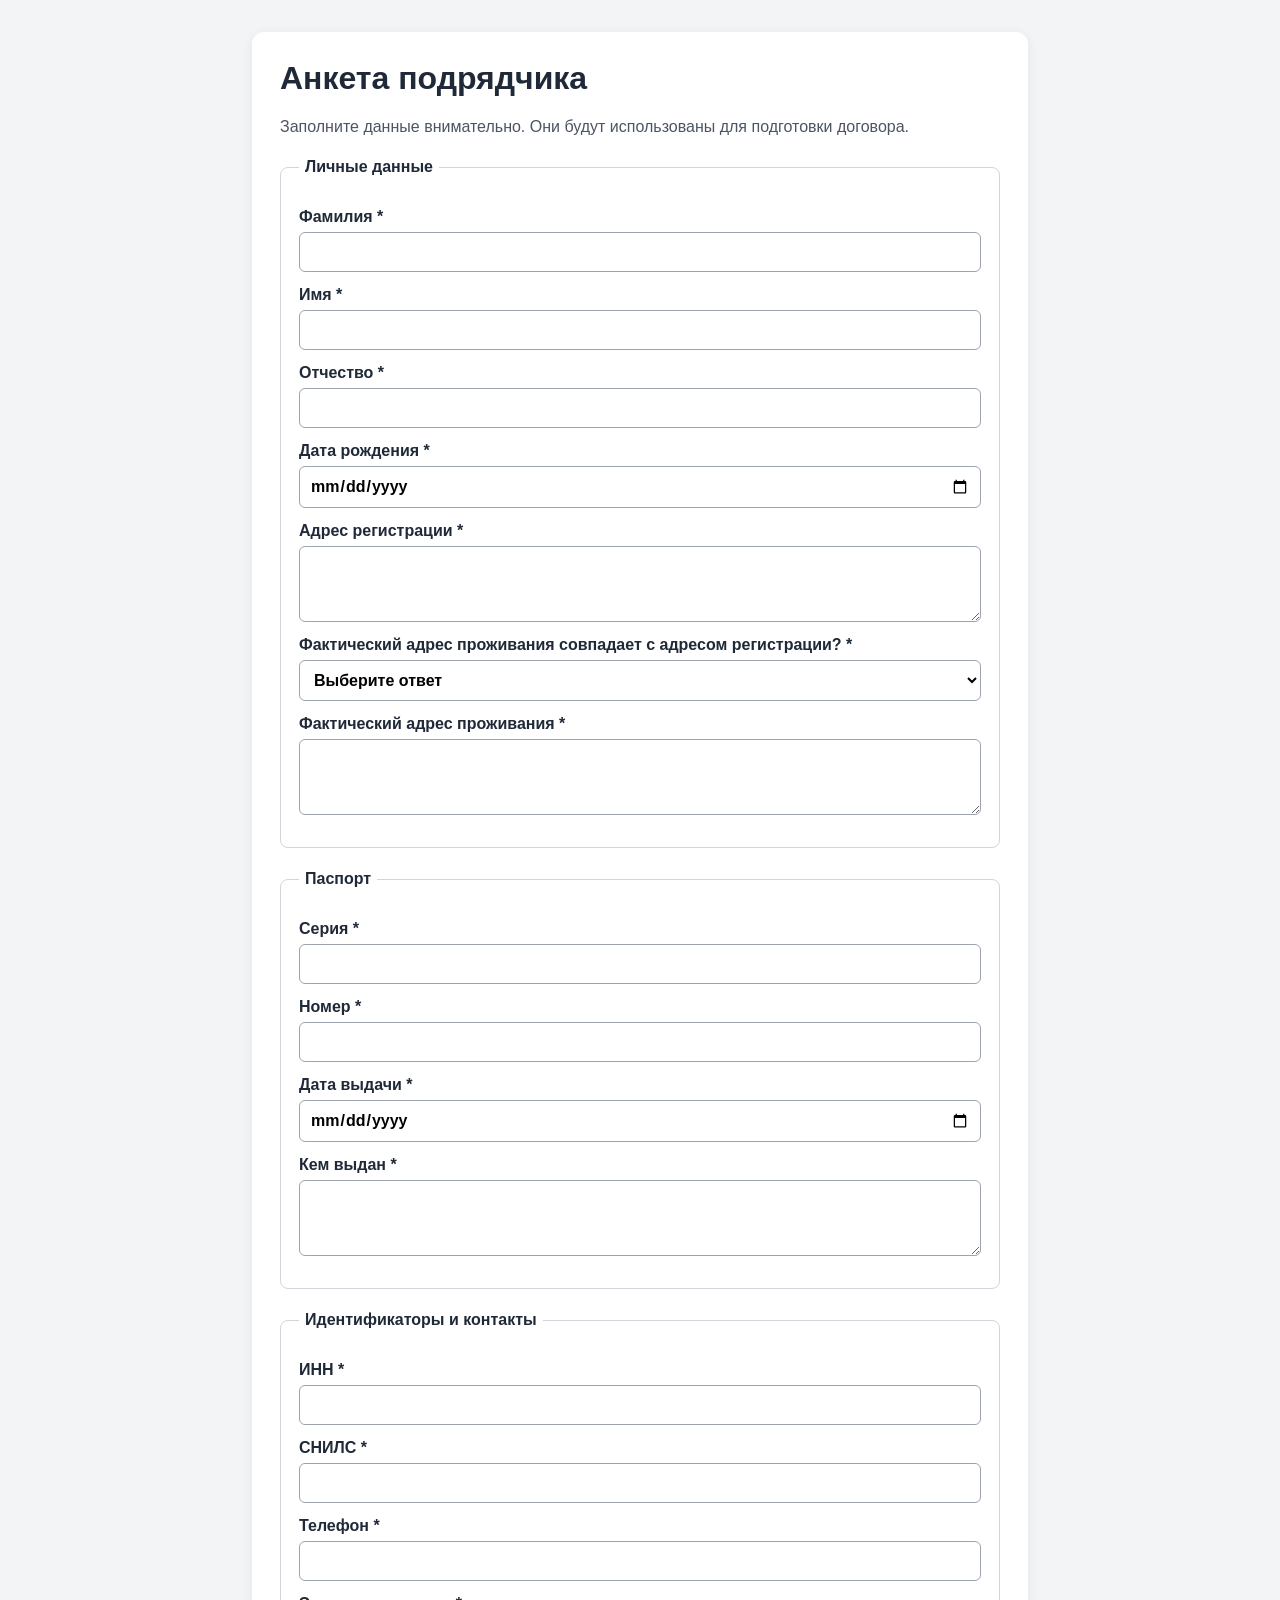
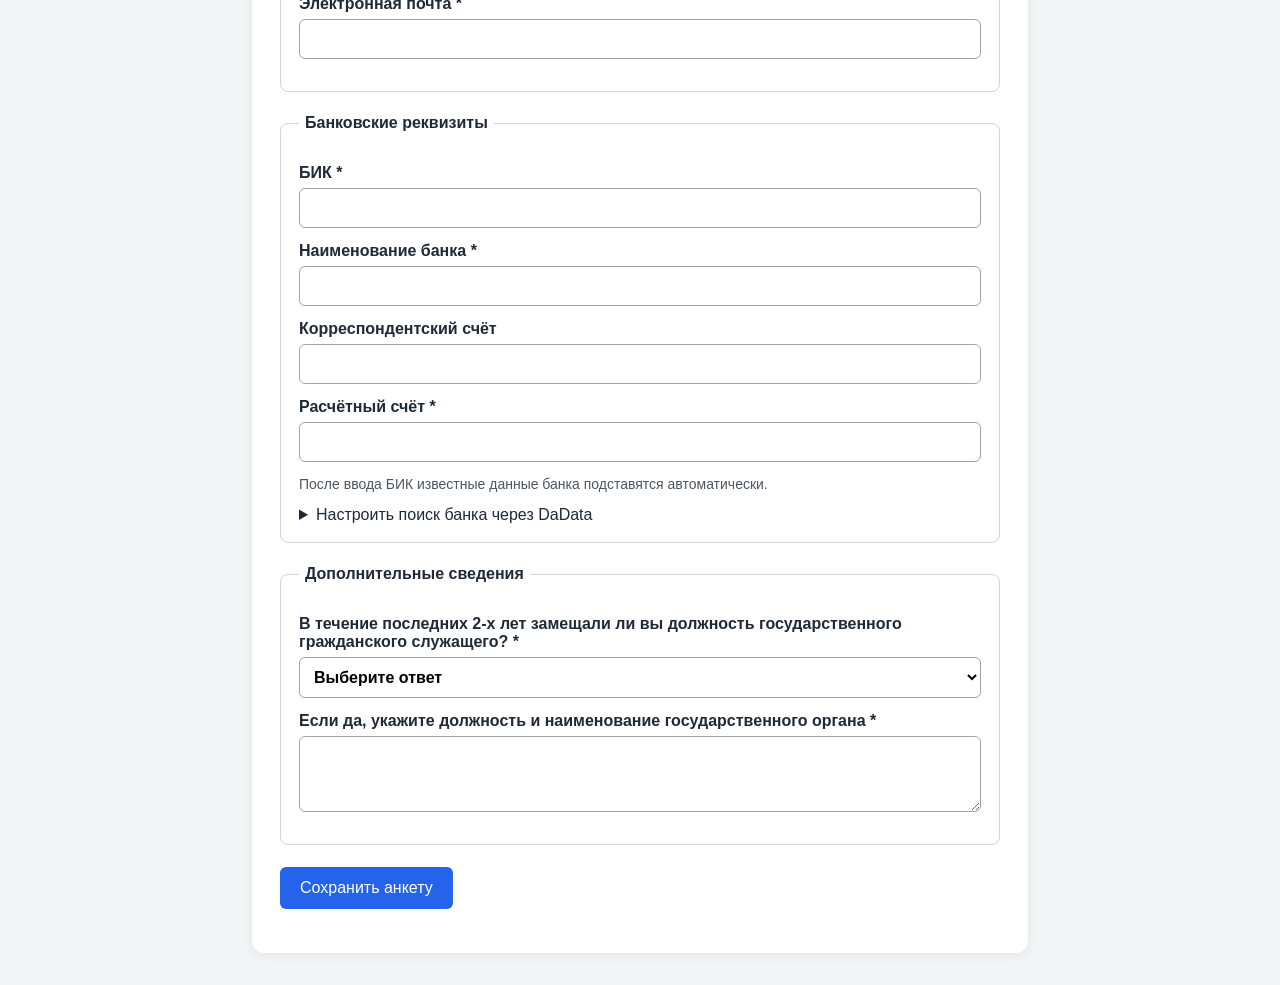
<file: questionnaire/index.html>
<!doctype html>
<html lang="ru">
<head>
  <meta charset="utf-8">
  <meta name="viewport" content="width=device-width, initial-scale=1">
  <title>Анкета подрядчика</title>
  <link rel="stylesheet" href="style.css">
</head>
<body>
  <main class="container">
    <h1>Анкета подрядчика</h1>
    <p class="intro">Заполните данные внимательно. Они будут использованы для подготовки договора.</p>

    <form id="contractor-form" novalidate>
      <fieldset>
        <legend>Личные данные</legend>
        <label>Фамилия *<input name="lastName" autocomplete="family-name" required></label>
        <label>Имя *<input name="firstName" autocomplete="given-name" required></label>
        <label>Отчество *<input name="middleName" autocomplete="additional-name" required></label>
        <label>Дата рождения *<input name="birthDate" type="date" required></label>
        <label>Адрес регистрации *<textarea name="registrationAddress" rows="3" required></textarea></label>
        <label>Фактический адрес проживания совпадает с адресом регистрации? *
          <select name="actualAddressSame" required>
            <option value="">Выберите ответ</option>
            <option value="Да">Да</option>
            <option value="Нет">Нет</option>
          </select>
        </label>
        <label id="actual-address-field">Фактический адрес проживания *<textarea name="actualAddress" rows="3" required></textarea></label>
      </fieldset>

      <fieldset>
        <legend>Паспорт</legend>
        <label>Серия *<input name="passportSeries" inputmode="numeric" maxlength="4" required></label>
        <label>Номер *<input name="passportNumber" inputmode="numeric" maxlength="6" required></label>
        <label>Дата выдачи *<input name="passportIssueDate" type="date" required></label>
        <label>Кем выдан *<textarea name="passportIssuedBy" rows="3" required></textarea></label>
      </fieldset>

      <fieldset>
        <legend>Идентификаторы и контакты</legend>
        <label>ИНН *<input name="inn" inputmode="numeric" maxlength="12" required></label>
        <label>СНИЛС *<input name="snils" inputmode="numeric" maxlength="11" required></label>
        <label>Телефон *<input name="phone" type="tel" autocomplete="tel" required></label>
        <label>Электронная почта *<input name="email" type="email" autocomplete="email" required></label>
      </fieldset>

      <fieldset>
        <legend>Банковские реквизиты</legend>
        <label>БИК *<input name="bik" inputmode="numeric" maxlength="9" required></label>
        <label>Наименование банка *<input name="bankName" required></label>
        <label>Корреспондентский счёт <input name="correspondentAccount" inputmode="numeric" maxlength="20"></label>
        <label>Расчётный счёт *<input name="accountNumber" inputmode="numeric" maxlength="20" required></label>
        <p class="hint">После ввода БИК известные данные банка подставятся автоматически.</p>
        <details class="token-settings">
          <summary>Настроить поиск банка через DaData</summary>
          <label>Токен DaData (сохраняется в этом браузере)
            <input id="dadata-token" type="password" autocomplete="off" placeholder="Вставьте токен">
          </label>
          <button id="save-dadata-token" type="button">Сохранить в этом браузере</button>
          <span id="token-status" class="hint" role="status"></span>
        </details>
      </fieldset>

      <fieldset>
        <legend>Дополнительные сведения</legend>
        <label>В течение последних 2-х лет замещали ли вы должность государственного гражданского служащего? *
          <select name="wasCivilServant" required>
            <option value="">Выберите ответ</option>
            <option value="Нет">Нет</option>
            <option value="Да">Да</option>
          </select>
        </label>
        <label id="civil-service-details" hidden>Если да, укажите должность и наименование государственного органа *
          <textarea name="civilServiceDetails" rows="3"></textarea>
        </label>
      </fieldset>

      <div id="form-errors" class="errors" role="alert" aria-live="polite"></div>
      <button type="submit">Сохранить анкету</button>
      <p id="success-message" class="success" role="status" aria-live="polite"></p>
    </form>
  </main>
  <script src="validation.js"></script>
  <script src="app.js?v=7"></script>
</body>
</html>
</file>
<file: questionnaire/style.css>
:root { font-family: Arial, sans-serif; color: #1f2937; background: #f3f4f6; }
body { margin: 0; }
.container { max-width: 720px; margin: 32px auto; padding: 28px; background: white; border-radius: 12px; box-shadow: 0 2px 12px #0001; }
h1 { margin-top: 0; }
.intro { color: #4b5563; }
fieldset { margin: 22px 0; padding: 18px; border: 1px solid #d1d5db; border-radius: 8px; }
legend { font-weight: 700; padding: 0 6px; }
label { display: block; margin: 14px 0; font-weight: 600; }
input, textarea, select { display: block; width: 100%; box-sizing: border-box; margin-top: 6px; padding: 10px; border: 1px solid #9ca3af; border-radius: 6px; font: inherit; background: white; }
button { padding: 12px 20px; border: 0; border-radius: 6px; color: white; background: #2563eb; font-size: 16px; cursor: pointer; }
.errors { color: #b91c1c; }
.success { color: #166534; font-weight: 700; }
.hint { color: #4b5563; font-size: 14px; }
</file>
